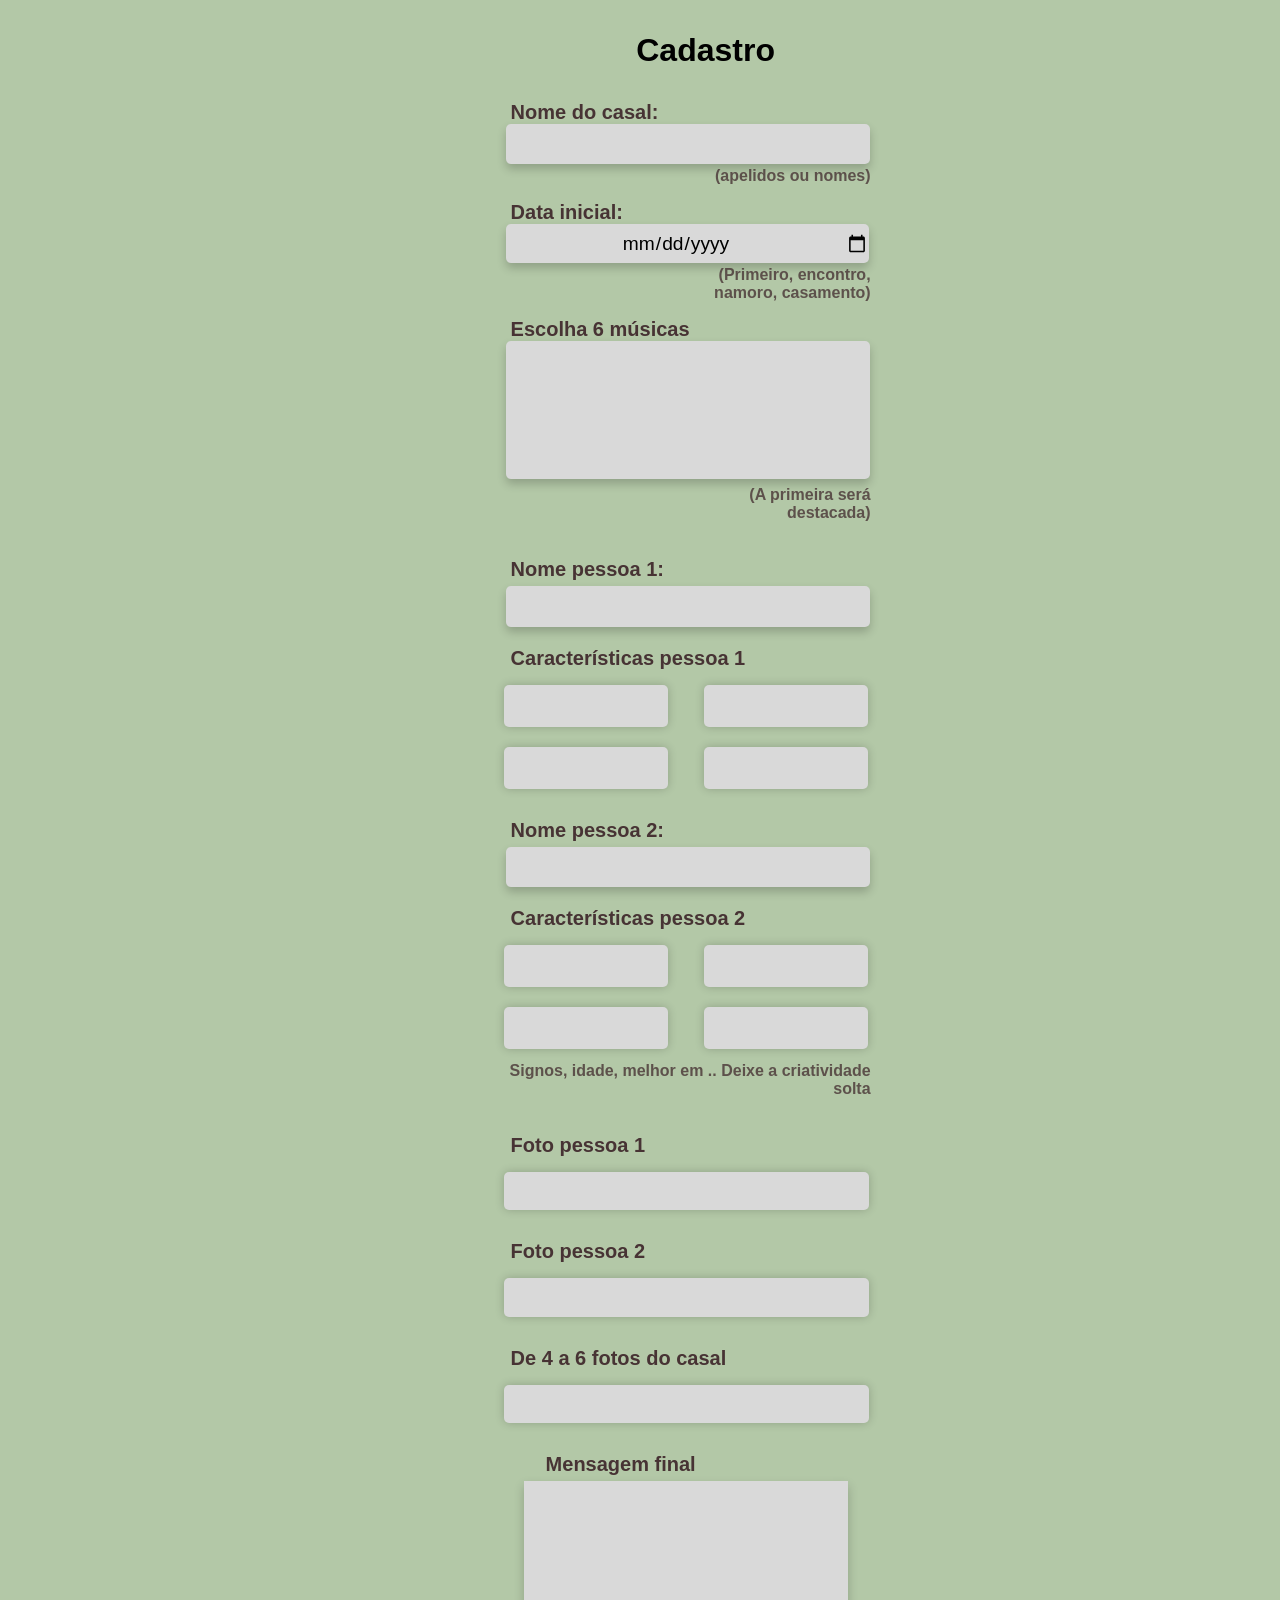
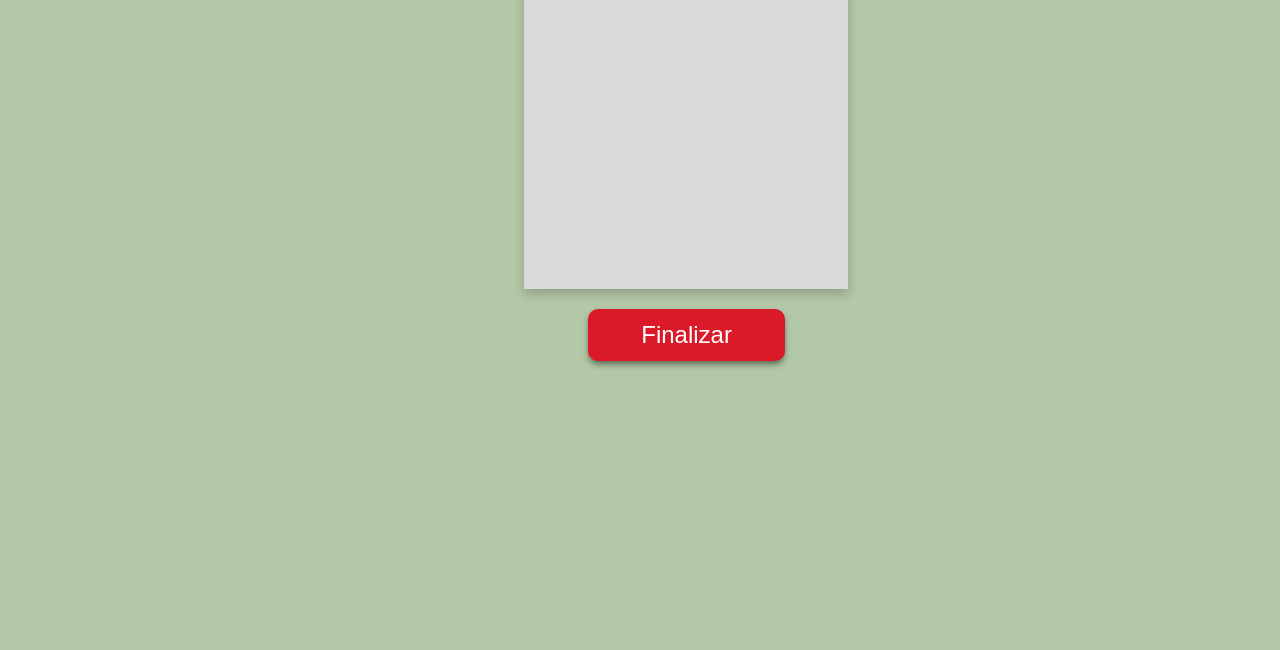
<file: love_time-cadastro/index.html>
<!DOCTYPE html>
<html lang="pt-br">
<head>
    <meta charset="UTF-8">
    <meta name="viewport" content="width=device-width, initial-scale=1.0">
    <title>Cadastro</title>
    <link rel="stylesheet" href="style.css">
</head>
<body>
    <article>
        <section class="page-container"> 
            <div class="form-container">    
                <form method="post">
                    <h1>Cadastro</h1>
                    <div class="part-one">
                        <label for="name" id="couple-name-label">Nome do casal:</label>
                        <input type="text" id="couple-name-input" name="nome" required>
                        <p>(apelidos ou nomes)</p>

                        <label for="start-date" id="data">Data inicial:</label>
                        <input type="date" id="start-date" name="Data Inicial" class="data" required>
                        <p>(Primeiro, encontro,<br> namoro, casamento)</p>

                        <label for="songs">Escolha 6 músicas</label>
                        <textarea name="musicas" rows="5" cols="30" id="music" required></textarea>
                        <p>(A primeira será <br>destacada)</p>
                    </div>

                    <label for="nameOne" id="nome1">Nome pessoa 1:</label>
                    <input type="text" id="name-one" name="nameOne" required>
                    <label for="charOne" id="char1">Características pessoa 1</label>
                    <div class="characteristics">

                        <div class="block-one">
                            <input type="text" id="char" name="charOne" required>
                            <input type="text" id="char" name="charTwo" required>
                        </div>
                        <div class="block-two">
                            <input type="text" id="char" name="charThree" required>
                            <input type="text" id="char" name="charFour" required>
                        </div>
                    </div>

                    <label for="nameOne" id="nome2">Nome pessoa 2:</label>
                    <input type="text" id="name-one" name="nameTwo" required>
                    <label for="charOne" id="char1">Características pessoa 2</label>
                    <div class="characteristics">
                        <div class="block-one">
                            <input type="text" id="char" name="charOne" required>
                            <input type="text" id="char" name="charTwo" required>
                        </div>
                        <div class="block-two">
                            <input type="text" id="char" name="charThree" required>
                            <input type="text" id="char" name="charFour" required>
                        </div>
                    </div>

                    <p>Signos, idade, melhor em .. Deixe a criatividade solta</p>

                    <!-- Uploads de imagens -->
                    <div class="images">
                        <!-- Foto pessoa 1 -->
                        <label for="foto-one">Foto pessoa 1</label>
                        <input type="file" id="foto-one" name="foto-one" accept="image/*" required>
                        <div id="preview-foto-one-container"></div> <!-- Container da pré-visualização -->

                        <!-- Foto pessoa 2 -->
                        <label for="foto-two">Foto pessoa 2</label>
                        <input type="file" id="foto-two" name="foto-two" accept="image/*" required>
                        <div id="preview-foto-two-container"></div> <!-- Container da pré-visualização -->

                        <!-- Fotos do casal -->
                        <label for="couple-fotos">De 4 a 6 fotos do casal</label>
                        <input type="file" id="couple-fotos" name="couple-fotos" accept="image/*" multiple required>
                        <div id="preview-couple-container"></div> <!-- Container para as miniaturas das imagens -->
                    </div>
            
                    <h3>Mensagem final</h3>
                    <textarea name="mensagem" rows="50" cols="300" id="final-message" style="resize: none;"></textarea>

                    <button id="submit" type="submit">Finalizar</button>
                </form>
            </div>
        </section>
    </article>

    <script src="script.js"></script>
</body>
</html>
</file>
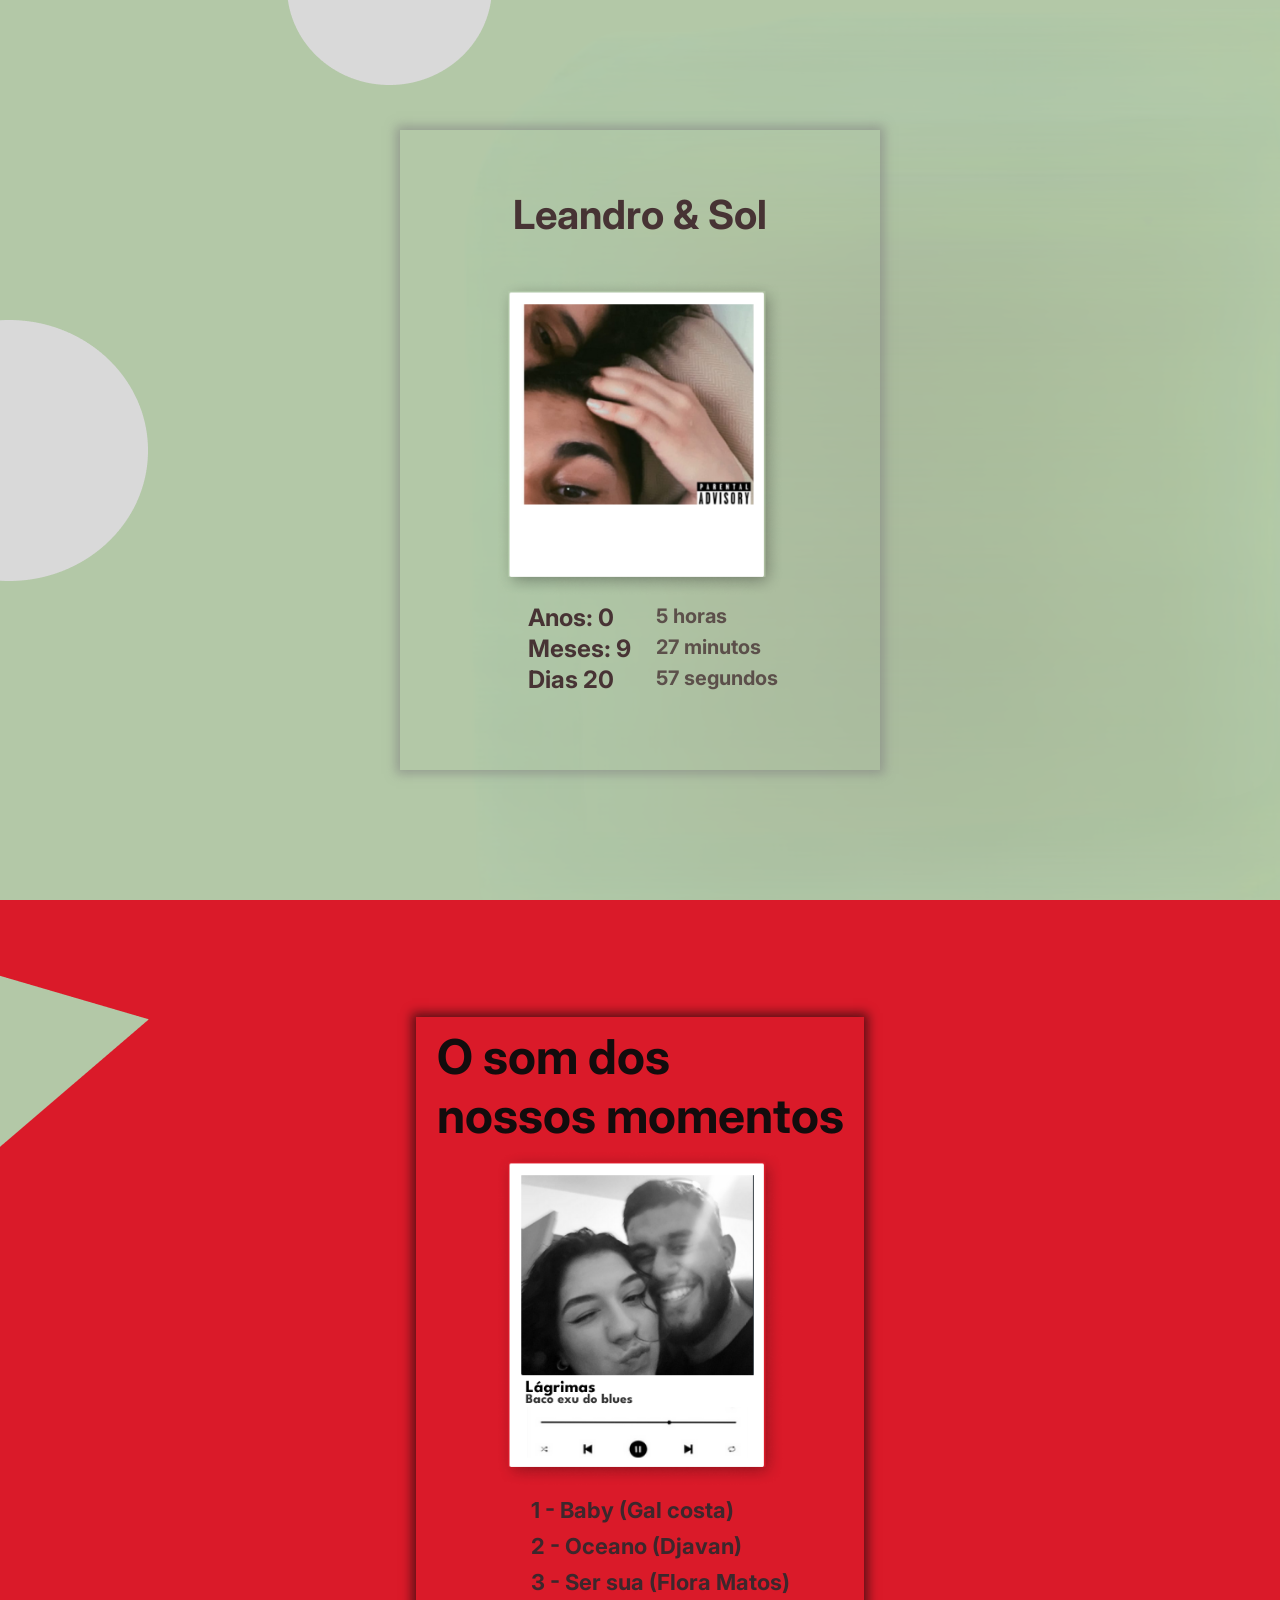
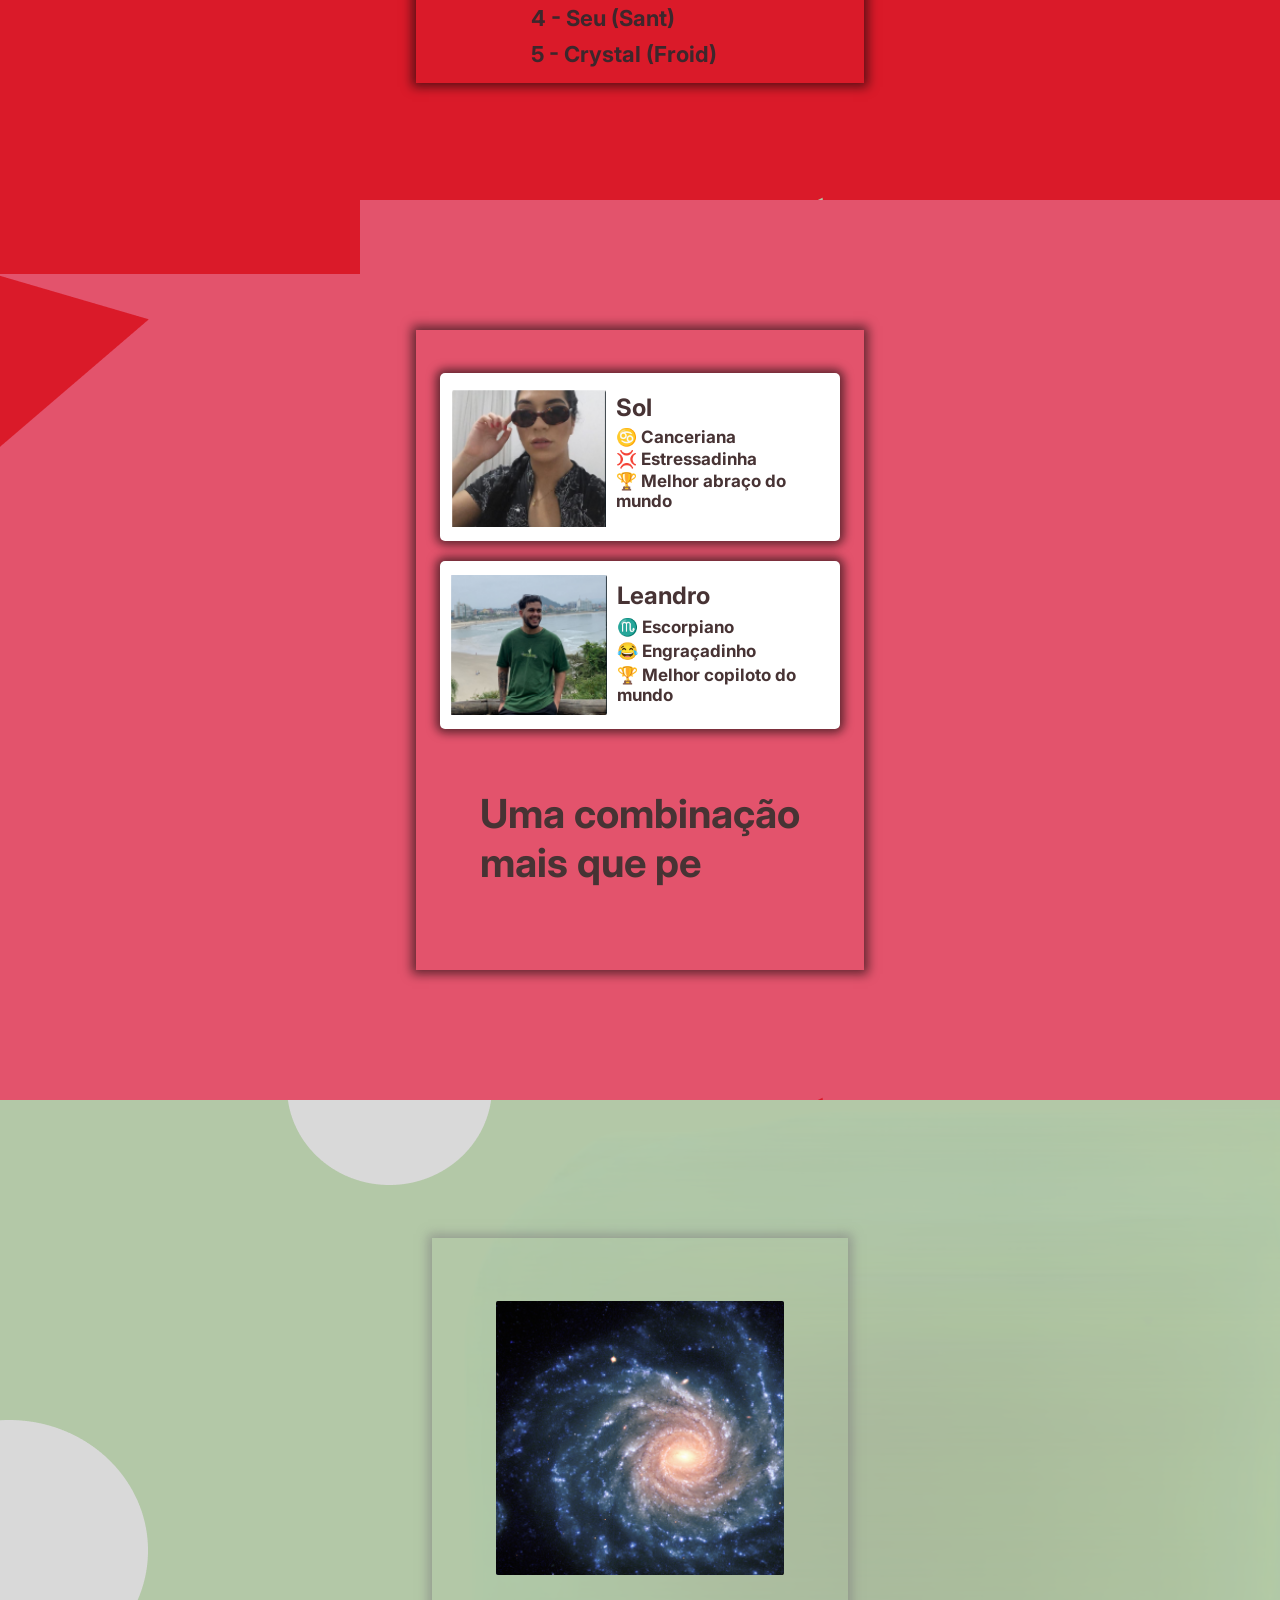
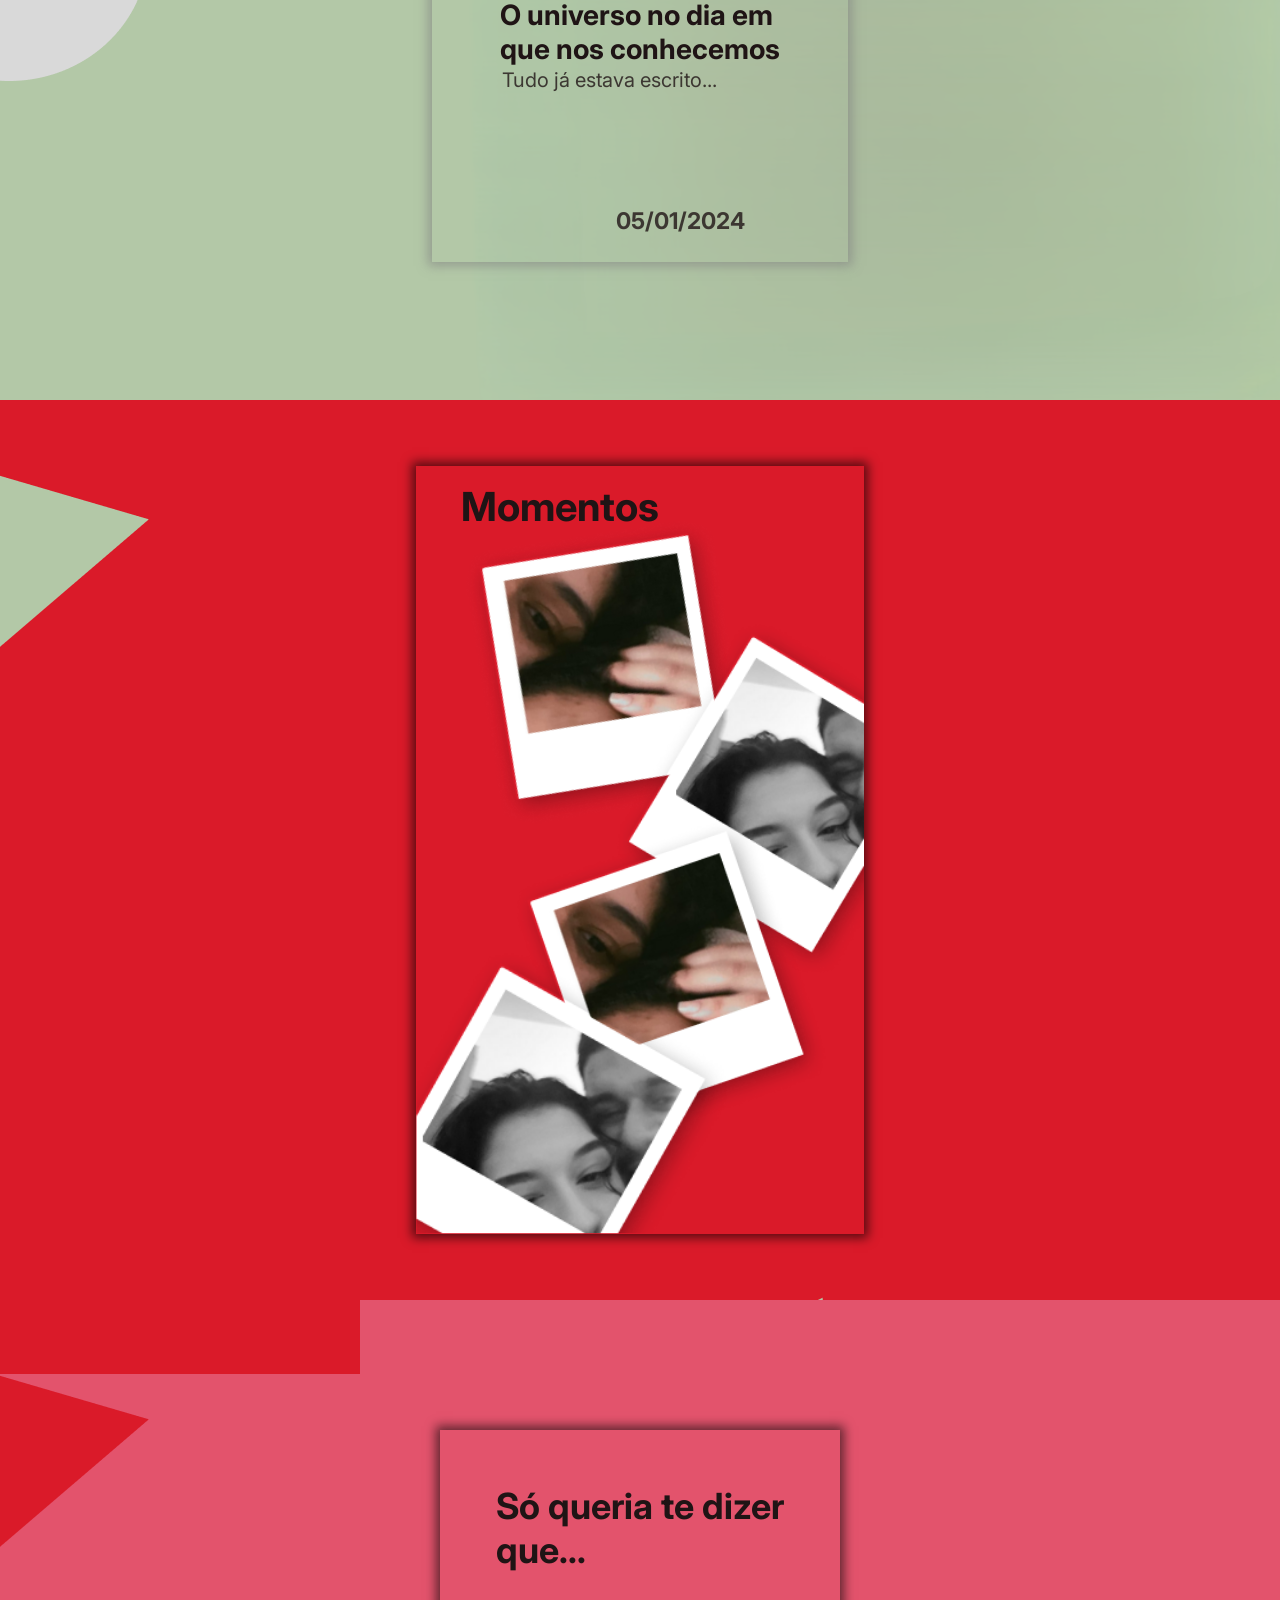
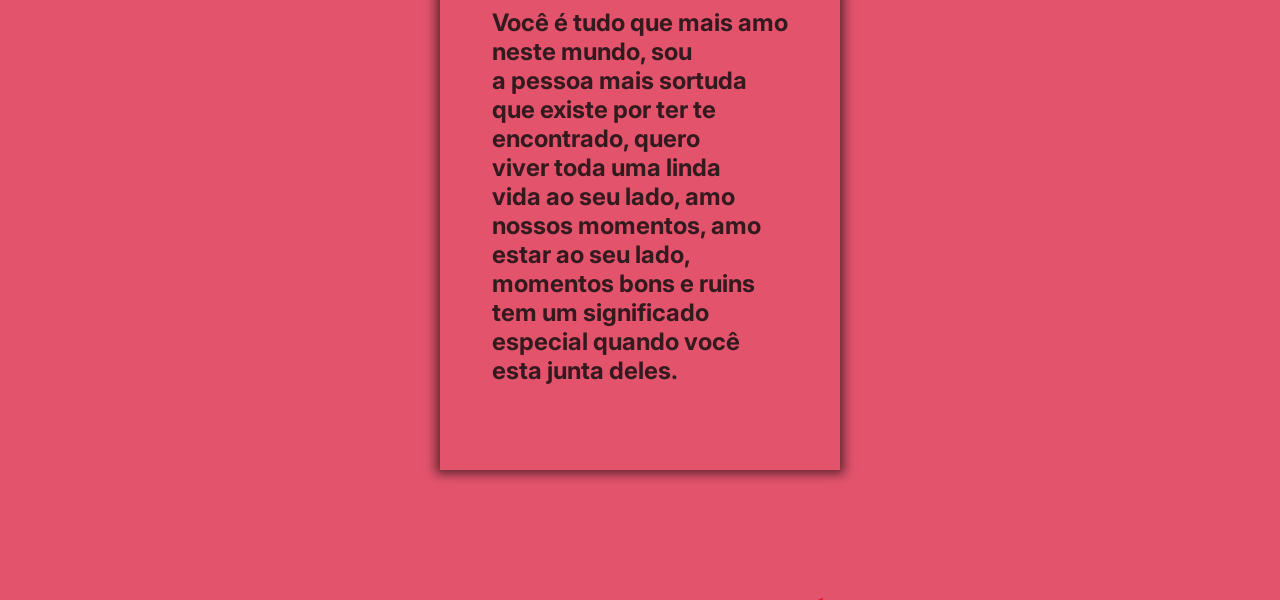
<file: love_time-pagina_inicial/index.html>
<!DOCTYPE html>
<html lang="pt-br">
<head>
    <meta charset="UTF-8">
    <meta name="viewport" content="width=device-width, initial-scale=1.0">
    <title>Home</title>
    <link rel="stylesheet" href="style.css">
    <link href="https://fonts.googleapis.com/css2?family=Inter:ital,opsz,wght@0,14..32,100..900;1,14..32,100..900&display=swap" rel="stylesheet">
    <script src="main.js"></script>

</head>
<body>
    <article>
            <section class="page-one"> 
                <div class="container">
                    <h1>Leandro
                    & Sol</h1>
                    <img src="./assets/Polaroid.png" alt="Foto polaroid Leandro & Sol">
                    <div id="mainInfo">
                        <div class="legDate">
                            <h2>Anos: 0</h2>
                            <h2>Meses: 9</h2>
                            <h2>Dias 20</h2>

                        </div>
                        <div class="legTime">
                            <p>5 horas</p>
                            <p>27 minutos</p>
                            <p> 57 segundos</p>
                        </div>
                    </div>
                </div>
            </section>


            <section class="page-two">
                <div class="container-two">
                    <h1>O som dos  <br>nossos momentos</h1>
                    <img src="./assets/MUSIC CARD.png" alt="Card de musica">
                    <div class="music">
                        <ul>
                            <li>1 - Baby (Gal costa)</li>
                            <li>2 - Oceano (Djavan)</li>
                            <li>3 - Ser sua (Flora Matos)</li>
                            <li>4 - Seu (Sant)</li>
                            <li>5 - Crystal (Froid)</li>
                        </ul>
                    </div>
                </div>
            </section>

            <section class="page-three">
                <div class="container-three">
                    <div class="block-one">
                        <img src="./assets/Frame 1.png" alt="Foto da Sol">
                        <div class="texts">
                            <h2>Sol</h2>
                            <p>♋ Canceriana</p>
                            <p>💢 Estressadinha</p>
                            <p>🏆 Melhor abraço do 
                                mundo</p>
                        </div>
                    
                    </div>

                    <div class="block-two">
                        <img src="./assets/Frame 2.png" alt="Foto do Leandro">
                        <div class="texts">
                            <h2>Leandro</h2>
                            <p>♏ Escorpiano</p>
                            <p>😂 Engraçadinho</p>
                            <p>🏆 Melhor copiloto 
                                do mundo</p>
                        </div>
                    </div>
                    <h1 id="text">Uma combinação <br>mais que perfeita</h1>
            </section>

            <section class="page-four">
                <div class="container-four">
                    <img src="./assets/Universo.png" alt="Foto do Leandro">
                    <h2>O universo no dia em <br>que nos conhecemos</h2>
                    <p>Tudo já estava escrito...</p>
                    <div class="date-page-four">
                        <p>05/01/2024</p>
                    </div>
                </div>

                </div>
            </section>

            <section class="page-five">

                <div class="container-five">
                    <h1>Momentos</h1>
                    <img src="./assets/PolaroidUm.png" alt="Foto do casal - 1" id="foto-one">
                    <img src="./assets/PolaroidDois.png" alt="Foto do casal - 2" id="foto-two">
                    <img src="./assets/PolaroidTres.png" alt="Foto do casal - 3" id="foto-three">
                    <img src="./assets/PolaroidQuatro.png" alt="Foto do casal - 4 " id="foto-four">
                </div>
            </section>

            <section class="page-six">
                <div class="container-six">
                    <h1>Só queria te dizer <br> que...</h1>
                    <p>Você é tudo que mais amo <br>neste mundo, sou <br>a pessoa mais sortuda <br>que existe por ter te <br>encontrado, quero <br>viver toda uma linda <br>vida ao seu lado, amo <br>nossos momentos, amo <br>estar ao seu lado, <br>momentos bons e ruins <br>tem um significado <br>especial quando você <br>esta junta deles.</p>
                </div>

            </section>

    </article>

    
</body>
</html>
</file>
<file: love_time-cadastro/style.css>
body, html {
    margin: 0;
    padding: 0;
}
input[type="file"] {
    position: relative;
    width: 100%; /* Mantém a largura */
    height: 2em; /* Mantém a altura */
    cursor: pointer;
    text-indent: -9999px; /* Move o texto do nome do arquivo para fora da área visível */
}
@media screen and (max-width: 380px) {
    .page-container {
        width: 100vw;
        min-height: 250vh;
        margin: 0 auto;
        background-image: url("./assets/Tela\ cadastro\ 5.png");
        background-size: cover;
        display: flex;
        flex-direction: column;
    }

    .form-container {
        height: 100%;
        width: 21%;
        align-items: center;
    }

    .page-container h1 {
        font-family: 'Inter', sans-serif;
        font-size: 2em;
        color: #000000;
        text-align: center;
    }

    .page-container form {
        width: 25em;
        display: flex;
        flex-direction: column;
        justify-content: center;
    }

    .page-container form label {
        font-family: 'Inter', sans-serif;
        font-size: 20px;
        color: rgba(71, 51, 52, 1);
        font-weight: 700;
        margin: 5px;
        margin-left: 20px;
        margin-top: 1em;
    }

    .data {
        height: 2em;
        width: 90.5%;
        font-family: 'Inter', sans-serif;   
        font-size: 1.2em;
        color: #000000;
        text-align: center;
        align-self: center;
        margin-right: auto;
        border: none;
        background-color: #D9D9D9;
        outline: none;
        box-shadow: 0 5px 10px rgba(0, 0, 0, 0.2);
        border-radius: 5px;
        margin-left: 0.4rem;
    }

    #couple-name-input {
        height: 2em;
        width: 90%;
        font-family: 'Inter', sans-serif;
        font-size: 1.2em;
        color: #000000;
        text-align: center;
        align-self: center;
        margin-right: auto;
        border: none;
        background-color: #D9D9D9;
        outline: none;
        box-shadow: 0 5px 10px rgba(0, 0, 0, 0.2);
        border-radius: 5px;
        margin-left: 0.4rem;

    }

    .page-container form p {
        font-family: 'Inter', sans-serif;
        font-size: 16px;
        color: #000000;
        text-align: end;
        margin-right: 35px;
        color: rgba(71, 51, 52, 0.8);
        font-weight: 700;
        margin-top: 3px;
    }

    #music {
        height: 7em;
        width: 88.7%;
        font-family: 'Inter', sans-serif;
        font-size: 1.2em;
        color: #000000;
        text-align: center;
        align-self: center;
        border: none;
        background-color: #D9D9D9;
        outline: none;
        box-shadow: 0 5px 10px rgba(0, 0, 0, 0.2);
        border-radius: 5px;
        margin: 0.5rem;
        resize: none;

    }

    .page-container form textarea::placeholder {
        color: #473334;
        text-align: start;
        font-size: 14px;
        font-weight: 700;
        padding: 5px;
    }   

    #name-one {
        height: 2em;
        width: 89%;
        font-family: 'Inter', sans-serif;
        font-size: 1.2em;
        color: #000000;
        text-align: center;
        align-self: center;
        margin-right: auto;
        border: none;
        background-color: #D9D9D9;
        outline: none;
        box-shadow: 0 5px 10px rgba(0, 0, 0, 0.2);
        border-radius: 5px;
        margin-left: 0.5rem;
    }

    


    .characteristics {
        width: 100%;
        display: flex;
        flex-direction: row;
    }

    .characteristics input {
        height: 2.5rem;
        font-family: 'Inter', sans-serif;
        font-size: 1rem;
        color: #000000;
        text-align: center;
        align-self: center;
        border: none;
        background-color: #D9D9D9;
        outline: none;
        border-radius: 5px;
        box-shadow: 0 0 10px rgba(0, 0, 0, 0.2);
        margin: 10px;
        position: relative;
        width:77%;
        right: 0.1rem;
        
    }
    

    .images {
        width: 100%;
        display: flex;
        flex-direction: column;
    }

    #foto {
        height: 2em;
        width: 87%;
        font-family: 'Inter', sans-serif;
        font-size: 1.2em;
        color: black;
        border: none;
        background-color: #D9D9D9;
        outline: none;
        border-radius: 5px;
        box-shadow: 0 0 10px rgba(0, 0, 0, 0.2);
        margin: 10px;
        padding: 5px;
        position: relative;
    }

    .images label {
        font-family: 'Inter', sans-serif;
        font-size: 20px;
        color: rgba(71, 51, 52, 1);
        font-weight: 700;
        margin: 5px;
        margin-top: 1em;
    }
    
    .images input {
        height: 2em;
        width: 87%;
        font-family: 'Inter', sans-serif;
        font-size: 1.2em;
        color: black;
        border: none;
        background-color: #D9D9D9;
        outline: none;
        border-radius: 5px;
        box-shadow: 0 0 10px rgba(0, 0, 0, 0.2);
        margin: 10px;
        padding: 5px;
        position: relative;
    }  


    h3{
        font-family: 'Inter', sans-serif;
        font-size: 20px;
        color: rgba(71, 51, 52, 1);
        font-weight: 700;
        margin: 5px;
        margin-top: 1em;
        margin-left: 1.5rem;
    }

    
    /* Estilos para centralizar as imagens */
    .image-preview {
        width: 100px;
        height: 100px;
        object-fit: cover;
        margin: 10px;
        border: 1px solid #ccc;
        cursor: pointer;
    }
    
    #preview-foto-one-container, #preview-foto-two-container {
        display: flex;
        justify-content: center; /* Centraliza as imagens únicas */
        align-items: center;
    }
    
    #preview-couple-container {
        display: flex;
        justify-content: center; /* Centraliza as imagens múltiplas */
        align-items: center;
        gap: 10px;
        flex-wrap: wrap; /* Para que as imagens múltiplas fiquem em várias linhas, se necessário */
    }
    
    #preview-couple-container img {
        width: 100px;
        height: 100px;
        object-fit: cover;
        border: 1px solid #ccc;
        cursor: pointer;
    }
    
    #preview-couple-container {
        display: flex;
        gap: 10px;
        flex-wrap: wrap;
    }
    


    #final-message {
        width: 80%;
        height: 404px;
        font-family: 'Inter', sans-serif;
        font-size: 1.2em;
        color: #000000;
        text-align: center;
        align-self: center;
        border: none;
        background-color: #D9D9D9;
        outline: none;
        box-shadow: 0 5px 10px rgba(0, 0, 0, 0.2);
        text-align: start;
        margin-bottom: 10px;
        margin-right: 1.5rem;
    }

    #submit {
        height: 52px;
        width: 197px;
        font-family: 'Inter', sans-serif;
        font-size: 24px;
        color: rgba(255, 255, 255, 1);
        text-align: center;
        align-self: center;
        border: none;
        background-color: rgba(218, 26, 41, 1);
        outline: none;
        border-radius: 10px;        
        box-shadow: 0 4px 6px -1px rgba(0, 0, 0, 0.5); 
        margin: 10px;
        resize: none;
    }
        
    #submit:hover {
        background-color: rgb(112, 10, 19);

    }
    
}

@media screen and (min-width: 390px) and (max-width: 900px) {
    .page-container {
        width: 100vw;
        min-height: 250vh;
        margin: 0 auto;
        background-image: url("./assets/Tela\ cadastro\ 5.png");
        background-size: cover;
        display: flex;
        flex-direction: column;
        overflow: hidden;
    }

    .form-container {
        height: 100%;
        width: 21%;
        align-items: center;
    }

    .page-container h1 {
        font-family: 'Inter', sans-serif;
        font-size: 2em;
        color: #000000;
        text-align: center;
    }

    .page-container form {
        width: 25em;
        display: flex;
        flex-direction: column;
        justify-content: center;
    }

    .page-container form label {
        font-family: 'Inter', sans-serif;
        font-size: 20px;
        color: rgba(71, 51, 52, 1);
        font-weight: 700;
        margin: 5px;
        margin-left: 20px;
        margin-top: 1em;
    }

    .data {
        height: 2em;
        width: 90.5%;
        font-family: 'Inter', sans-serif;   
        font-size: 1.2em;
        color: #000000;
        text-align: center;
        align-self: center;
        margin-right: auto;
        border: none;
        background-color: #D9D9D9;
        outline: none;
        box-shadow: 0 5px 10px rgba(0, 0, 0, 0.2);
        border-radius: 5px;
        margin-left: 20px;
    }

    #couple-name-input {
        height: 2em;
        width: 90%;
        font-family: 'Inter', sans-serif;
        font-size: 1.2em;
        color: #000000;
        text-align: center;
        align-self: center;
        margin-right: auto;
        border: none;
        background-color: #D9D9D9;
        outline: none;
        box-shadow: 0 5px 10px rgba(0, 0, 0, 0.2);
        border-radius: 5px;
        margin-left: 20px;
    }

    .page-container form p {
        font-family: 'Inter', sans-serif;
        font-size: 16px;
        color: #000000;
        text-align: end;
        margin-right: 35px;
        color: rgba(71, 51, 52, 0.8);
        font-weight: 700;
        margin-top: 3px;
    }

    #music {
        height: 7em;
        width: 90%;
        font-family: 'Inter', sans-serif;
        font-size: 1.2em;
        color: #000000;
        text-align: center;
        align-self: center;
        border: none;
        background-color: #D9D9D9;
        outline: none;
        box-shadow: 0 5px 10px rgba(0, 0, 0, 0.2);
        border-radius: 5px;
        margin-left: 20px;

    }

    .page-container form textarea::placeholder {
        color: #473334;
        text-align: start;
        font-size: 14px;
        font-weight: 700;
        padding: 5px;
    }   

    #name-one {
        height: 2em;
        width: 90%;
        font-family: 'Inter', sans-serif;
        font-size: 1.2em;
        color: #000000;
        text-align: center;
        align-self: center;
        margin-right: auto;
        border: none;
        background-color: #D9D9D9;
        outline: none;
        box-shadow: 0 5px 10px rgba(0, 0, 0, 0.2);
        border-radius: 5px;
        margin-left: 20px;
    }

    

    .characteristics {
        width: 100%;
        display: flex;
        flex-direction: row;
    }

    .characteristics input {
        height: 2.5rem;
        font-family: 'Inter', sans-serif;
        font-size: 1rem;
        color: #000000;
        text-align: center;
        align-self: center;
        border: none;
        background-color: #D9D9D9;
        outline: none;
        border-radius: 5px;
        box-shadow: 0 0 10px rgba(0, 0, 0, 0.2);
        margin: 10px;
        position: relative;
        width:80%;
        left: 0.7rem;
        
    }

    

    .images {
        width: 100%;
        display: flex;
        flex-direction: column;
    }

    #foto {
        height: 2em;
        width: 88%;
        font-family: 'Inter', sans-serif;
        font-size: 1.2em;
        color: black;
        border: none;
        background-color: #D9D9D9;
        outline: none;
        border-radius: 5px;
        box-shadow: 0 0 10px rgba(0, 0, 0, 0.2);
        margin: 10px;
        padding: 5px;
        position: relative;
        right: 20px;
    }

    .images label {
        font-family: 'Inter', sans-serif;
        font-size: 20px;
        color: rgba(71, 51, 52, 1);
        font-weight: 700;
        margin: 5px;
        margin-top: 1em;
    }

    .images input {
        height: 2em;
        font-family: 'Inter', sans-serif;
        font-size: 1.2em;
        color: #000000;
        text-align: center;
        align-self: center;
        border: none;
        background-color: #D9D9D9;
        outline: none;
        border-radius: 5px;
        box-shadow: 0 0 10px rgba(0, 0, 0, 0.2);
        margin: 10px;
        margin-right: 2.5em;
        width: 19em;
    }  
    /* Estilos para centralizar as imagens */
    .image-preview {
        width: 100px;
        height: 100px;
        object-fit: cover;
        margin: 10px;
        border: 1px solid #ccc;
        cursor: pointer;
    }
    
    #preview-foto-one-container, #preview-foto-two-container {
        display: flex;
        justify-content: center; /* Centraliza as imagens únicas */
        align-items: center;
    }
    
    #preview-couple-container {
        display: flex;
        justify-content: center; /* Centraliza as imagens múltiplas */
        align-items: center;
        gap: 10px;
        flex-wrap: wrap; /* Para que as imagens múltiplas fiquem em várias linhas, se necessário */
    }
    
    #preview-couple-container img {
        width: 100px;
        height: 100px;
        object-fit: cover;
        border: 1px solid #ccc;
        cursor: pointer;
    }
    
    #preview-couple-container {
        display: flex;
        gap: 10px;
        flex-wrap: wrap;
    }
    
    #foto {
        height: 2em;
        width: 88%;
        font-family: 'Inter', sans-serif;
        font-size: 1.2em;
        color: black;
        border: none;
        background-color: #D9D9D9;
        outline: none;
        border-radius: 5px;
        box-shadow: 0 0 10px rgba(0, 0, 0, 0.2);
        margin: 10px;
        padding: 5px;
        position: relative;
    }

    .images label {
        font-family: 'Inter', sans-serif;
        font-size: 20px;
        color: rgba(71, 51, 52, 1);
        font-weight: 700;
        margin: 5px;
        margin-top: 1em;
    }

    .images input {
        height: 2em;
        font-family: 'Inter', sans-serif;
        font-size: 1.2em;
        color: #000000;
        text-align: center;
        align-self: center;
        border: none;
        background-color: #D9D9D9;
        outline: none;
        border-radius: 5px;
        box-shadow: 0 0 10px rgba(0, 0, 0, 0.2);
        margin: 10px;
    }

    h3{
        font-family: 'Inter', sans-serif;
        font-size: 20px;
        color: rgba(71, 51, 52, 1);
        font-weight: 700;
        margin: 5px;
        margin-top: 1em;
        margin-left: 2em;
    }

    #final-message {
        width: 80%;
        height: 404px;
        font-family: 'Inter', sans-serif;
        font-size: 1.2em;
        color: #000000;
        text-align: center;
        align-self: center;
        border: none;
        background-color: #D9D9D9;
        outline: none;
        box-shadow: 0 5px 10px rgba(0, 0, 0, 0.2);
        text-align: start;
        margin-bottom: 10px;
    }

    #submit {
        height: 52px;
        width: 197px;
        font-family: 'Inter', sans-serif;
        font-size: 24px;
        color: rgba(255, 255, 255, 1);
        text-align: center;
        align-self: center;
        border: none;
        background-color: rgba(218, 26, 41, 1);
        outline: none;
        border-radius: 10px;        
        box-shadow: 0 4px 6px -1px rgba(0, 0, 0, 0.5); 
        margin: 10px;
        resize: none;
    }
        
    #submit:hover {
        background-color: rgb(112, 10, 19);
    }



}


@media screen and (min-width: 900px) {
    .page-container {
        width: 100vw;
        min-height: 250vh;
        margin: 0 auto;
        background-image: url("./assets/Tela\ cadastro\ 5.png");
        background-size: cover;
        display: flex;
        flex-direction: column;
        align-items: center;
    }

    .form-container {
        height: 100%;
        width: 21%;
    }

    .page-container h1 {
        font-family: 'Inter', sans-serif;
        font-size: 2em;
        color: #000000;
        text-align: center;
    }

    .page-container form {
        width: 25em;
        display: flex;
        flex-direction: column;
        justify-content: center;
    }
    
    .page-container form label {
        font-family: 'Inter', sans-serif;
        font-size: 20px;
        color: rgba(71, 51, 52, 1);
        font-weight: 700;
        margin: 5px;
        margin-left: 5px;
        margin-top: 1em;
    }

    .data {
        height: 2em;
        width: 90.5%;
        font-family: 'Inter', sans-serif;   
        font-size: 1.2em;
        color: #000000;
        text-align: center;
        align-self: center;
        margin-right: auto;
        border: none;
        background-color: #D9D9D9;
        outline: none;
        box-shadow: 0 5px 10px rgba(0, 0, 0, 0.2);
        border-radius: 5px;
    }

    #couple-name-input {
        height: 2em;
        width: 90%;
        font-family: 'Inter', sans-serif;
        font-size: 1.2em;
        color: #000000;
        text-align: center;
        align-self: center;
        margin-right: auto;
        border: none;
        background-color: #D9D9D9;
        outline: none;
        box-shadow: 0 5px 10px rgba(0, 0, 0, 0.2);
        border-radius: 5px;
    }

    .page-container form p {
        font-family: 'Inter', sans-serif;
        font-size: 16px;
        color: #000000;
        text-align: end;
        margin-right: 35px;
        color: rgba(71, 51, 52, 0.8);
        font-weight: 700;
        margin-top: 3px;
    }

    #music {
        height: 7em;
        width: 90%;
        font-family: 'Inter', sans-serif;
        font-size: 1.2em;
        color: #000000;
        text-align: center;
        align-self: center;
        border: none;
        background-color: #D9D9D9;
        outline: none;
        box-shadow: 0 5px 10px rgba(0, 0, 0, 0.2);
        border-radius: 5px;
        resize: none;

    }

    .page-container form textarea::placeholder {
        color: #473334;
        text-align: start;
        font-size: 14px;
        font-weight: 700;
        padding: 5px;
    }   

    #name-one {
        height: 2em;
        width: 90%;
        font-family: 'Inter', sans-serif;
        font-size: 1.2em;
        color: #000000;
        text-align: center;
        align-self: center;
        margin-right: auto;
        border: none;
        background-color: #D9D9D9;
        outline: none;
        box-shadow: 0 5px 10px rgba(0, 0, 0, 0.2);
        border-radius: 5px;
    }

    

    .characteristics {
        width: 100%;
        display: flex;
        flex-direction: row;
    }

    .characteristics input {
        height: 2.5rem;
        font-family: 'Inter', sans-serif;
        font-size: 1rem;
        color: #000000;
        text-align: center;
        align-self: center;
        border: none;
        background-color: #D9D9D9;
        outline: none;
        border-radius: 5px;
        box-shadow: 0 0 10px rgba(0, 0, 0, 0.2);
        margin: 10px;
        position: relative;
        width:80%;
        right: 0.7rem;
        
    }

    

    .images {
        width: 100%;
        display: flex;
        flex-direction: column;
    }

    #foto {
        height: 2em;
        width: 88%;
        font-family: 'Inter', sans-serif;
        font-size: 1.2em;
        color: black;
        border: none;
        background-color: #D9D9D9;
        outline: none;
        border-radius: 5px;
        box-shadow: 0 0 10px rgba(0, 0, 0, 0.2);
        margin: 10px;
        padding: 5px;
        position: relative;
        right: 20px;
    }

    .images label {
        font-family: 'Inter', sans-serif;
        font-size: 20px;
        color: rgba(71, 51, 52, 1);
        font-weight: 700;
        margin: 5px;
        margin-top: 1em;
    }

    .images input {
        height: 2em;
        font-family: 'Inter', sans-serif;
        font-size: 1.2em;
        color: #000000;
        text-align: center;
        align-self: center;
        border: none;
        background-color: #D9D9D9;
        outline: none;
        border-radius: 5px;
        box-shadow: 0 0 10px rgba(0, 0, 0, 0.2);
        margin: 10px;
        margin-right: 2.5em;
        width: 19em;

    }  .image-preview {
        display: none; /* Oculto até que uma imagem seja carregada */
        width: 150px;
        height: 150px;
        margin-top: 10px;
        object-fit: cover; /* Ajusta a imagem ao tamanho da caixa */
        border: 1px solid #ccc;
        border-radius: 5px;
    }

    .image-preview {
        width: 100px;
        height: 100px;
        object-fit: cover;
        margin: 10px 0;
        border: 1px solid #ccc;
    }
    
    #preview-couple-container {
        display: flex;
        gap: 10px;
        flex-wrap: wrap;
    }
    
    #preview-couple-container img {
        width: 100px;
        height: 100px;
        object-fit: cover;
        border: 1px solid #ccc;
    }
    h3{
        font-family: 'Inter', sans-serif;
        font-size: 20px;
        color: rgba(71, 51, 52, 1);
        font-weight: 700;
        margin: 5px;
        margin-top: 1em;
        margin-left: 2em;
    }

    #final-message {
        width: 80%;
        height: 404px;
        font-family: 'Inter', sans-serif;
        font-size: 1.2em;
        color: #000000;
        text-align: center;
        align-self: center;
        border: none;
        background-color: #D9D9D9;
        outline: none;
        box-shadow: 0 5px 10px rgba(0, 0, 0, 0.2);
        text-align: start;
        margin-bottom: 10px;
        margin-right: 40px;
    }

    #submit {
        height: 52px;
        width: 197px;
        font-family: 'Inter', sans-serif;
        font-size: 24px;
        color: rgba(255, 255, 255, 1);
        text-align: center;
        align-self: center;
        border: none;
        background-color: rgba(218, 26, 41, 1);
        outline: none;
        border-radius: 10px;        
        box-shadow: 0 4px 6px -1px rgba(0, 0, 0, 0.5); 
        margin: 10px;
        resize: none;
        margin-right: 2em;
    }
        
    #submit:hover {
        background-color: rgb(112, 10, 19);
    }


}
</file>
<file: love_time-pagina_inicial/style.css>
body {

    margin: 0;
    padding: 0;
    font-family: "Inter", sans-serif;
    color: #473334;
    white-space: nowrap;
    overflow-x: hidden;
    width: 100%;

}

@media screen and (max-height: 843px) {
    

    .container {
        display: flex;
        margin-left: auto;
        margin-right: auto;
        align-items: flex-start;
        align-items: center;
        justify-content: center;
        flex-direction: column;
        background-color: rgba(179,200,167,255);
        height: 100vh;
        
    }
    h1 {
        margin-top: 1em;
        font-size: 30px;
    }

    img {
        width: 15em;
        margin-bottom: 2em;

    }

    #mainInfo {
        display: flex;
        flex-direction: row;
        align-items: center;
        gap: 5px;
    }
    .legTime {	    
        display: flex;
        flex-direction: column;
        align-items: flex-start;
        justify-content: center;
        margin-top: 5px;
        margin-right: 5px;
        color: #473334CC;
        white-space: nowrap;
    }

    .legTime p {
        margin-top: 2px;
        margin-bottom: 5px;
        font-weight: bold;
        margin-left:10px;
    }

    /*data*/
    .legDate {
        display: flex;
        flex-direction: column;
        margin-left: 20px;
        width: 50%;
        
    }

    .legDate h2 {
        margin-top: 0px;
        margin-bottom: 0px;
    }


    
/*	Section Page 2 - Mobile */

    .page-two {
        width: 100vw;
        height: 100vh;
        background-color: #da1a29;
        display: flex;
        flex-direction: column;
        align-items: center;
        justify-content: center;
        font-family: "Inter", sans-serif;
    }
    .page2 h1 {
        font-size: 30px;
        color: #251717;
        font-weight: bold;
    }

    .geral2 img{
        margin-left: auto;
        margin-right: auto;
    }

    .music {
        display: flex;
        flex-direction: column;
        justify-content: center;
        align-items: flex-start;
    }
    .music ul {
        list-style-type: none;
        display: flex;
        flex-direction: column;
        gap: 10px;

    }

    .music ul li {
        font-size: 16px;
        color: #1D191A;
        font-weight: bold;
        margin-right: auto;

    }   

    /*	Section Page 3 - Mobile */

    .page-three {
        display: flex;
        flex-direction: column;
        justify-content: center;
        align-items: center;
        width: 100vw;
        height: 100vh;
        background-color: #e3536c;
        padding: 10px;
    }

    .page-three h2 {
        margin-top: -6px; /* Mover o h2 mais para cima */
        margin-bottom: 5px;
    }
    
    .page-three p {
        margin-top: -10px; /* Mover o p mais para cima */
        margin-bottom: 0;
    }

    .block-one, .block-two {
        display: flex;
        flex-direction: row; 
        gap: 10px;
        background-color: #FFFFFF;
        border-radius: 5px;
        width: 95%; 
        height: auto;
        white-space: wrap;
        box-shadow: 0px 0px 10px 4px rgba(8, 8, 8, 0.6);
        margin-bottom: 20px;
    }
    .block-one .texts, .block-two .texts {
        display: flex;
        flex-direction: column;
        justify-content: center;
    }

    .block-one img, .block-two img {
        margin-left: 10px;
        width: 8em; 
        padding-top: 5px;
        padding-bottom: 5px;
    }

    .block-one p, .block-two p {
        margin-top: 0;
        margin-bottom: 2px;
        font-weight: bold;
        font-size: 14px; 
    }

    .page-three h1 {
        font-size: 2em; 
        color: #1F1415;
        white-space: wrap;
        margin-bottom: 10px;
    }

    .block-one img, .block-two img{
        transform: translateY(15px)
    }

    #text{
        font-size: 40px;
    }

    /* pagina 4 - Mobile */
    .page-four {
        height: 100vh;
        min-width: 100vw;
        background-color: rgba(179,200,167,255);

        display: flex;
        flex-direction: column;
        align-items: center;
        justify-content: center;
        font-family: "Inter", sans-serif;
    }

    .container-four{
        display: flex;
        flex-direction: column;
        justify-content: center;
    }

    .page-four img{
        margin-left: auto;
        margin-right: auto;

    }

    .page-four h2 {
        margin-left: auto;
        margin-right: auto;
        margin-bottom: 4px;
        font-size: 22px;
        font-weight: bold;
        color: #1F1415;
    }

    .container-four p {
        margin-left: 0.5em;
        color: #1F1415CC ;
        margin-top: 0;
        margin-bottom: 0;
        font-weight: 700;
    }

    .date-page-four {
        display: flex;
        flex-direction: column;
        margin-left: auto;
        margin-right: auto;
        margin-bottom: 5px;

    }

    .date-page-four p {
        transform: translateY(1em);
        margin-left: 90px;
        margin-top: 9em;
        margin-bottom: 5px;
        font-weight: bold;
        font-size: 18px;
    } 



    /* page 5 - Mobile */

    .page-five {
        height: 100vh;
        width: 100vw;
        background-color: #da1a29;
        display: flex;
        flex-direction: column;
        font-family: "Inter", sans-serif;
        margin: 0; 
        padding: 0; 
        clear: both;
        overflow: hidden;
        justify-content: flex-end;
        align-items: center;
    }

    .container-five h1 {
        font-size: 2.5em;
        color: #1F1415;
        font-weight: bold;
        white-space: wrap;
        text-align: flex-start;
        margin-right: 1em;
        margin-bottom: 8rem;
    }

 
    
    .container-five {
        display: flex;
        flex-direction: column; 
        align-items: flex-end; 
        justify-content: flex-end;
        max-height: 100vh;
    }
    
    .container-five img {   
        
        margin: 0; 
        object-fit: cover; 
        margin-bottom: 0;
        margin-top: -8em;
        align-items: flex-end;
        align-items: flex-end; /* Centraliza as imagens horizontalmente */
        justify-content: flex-end;

    }
    
    #foto-one {
        width: 14rem;
        transform: translateX(1em);

    }
    
    #foto-two {
        transform: translateX(4.5rem);
        width: 12rem;
    }
    
    #foto-three {
        
        transform: translateX(2em) rotate(10deg);
        width: 16rem;
    }
    
    #foto-four {
        width: 15rem;
        transform: translateX(-5em);
    }

    /*page 6 Mobile */

    .page-six {
        height: 100vh;
        width: 100vw;
        background-color: #e3536c;
        display: flex;
        flex-direction: column;
        align-items: center;
        justify-content: center;    
        color: #1F1415;
    }


    .container-six {
        display: flex;
        flex-direction: column;
        justify-content: center;
        align-items: center;
    }

    .container-six h1 {
        font-size: 2.1em;
        color: #1F1415;
        font-weight: 700;
        white-space: wrap;
    }


    .container-six p {
        font-size: 21px;
        color:#1F1415E5;
        margin-top: 0;
        margin-bottom: 0;
        font-weight: 700;
}

    
}


@media screen and (min-height:844px) and (max-width: 900px) {


    .container {
        display: flex;
        margin-left: auto;
        margin-right: auto;
        align-items: flex-start;
        align-items: center;
        justify-content: center;
        flex-direction: column;
        background-color: rgba(179,200,167,255);
        height: 100vh;
        
    }
    h1 {
        margin-top: 1em;
        font-size: 30px;
    }

    img {
        width: 15em;
        margin-bottom: 2em;

    }

    #mainInfo {
        display: flex;
        flex-direction: row;
        align-items: center;
        gap: 5px;
    }
    .legTime {	    
        display: flex;
        flex-direction: column;
        align-items: flex-start;
        justify-content: center;
        margin-top: 5px;
        margin-right: 5px;
        color: #473334CC;
        white-space: nowrap;
    }

    .legTime p {
        margin-top: 2px;
        margin-bottom: 5px;
        font-weight: bold;
        margin-left:10px;
    }

    /*data*/
    .legDate {
        display: flex;
        flex-direction: column;
        margin-left: 20px;
        width: 50%;
        
    }

    .legDate h2 {
        margin-top: 0px;
        margin-bottom: 0px;
    }


    
/*	Section Page 2 - Mobile */

    .page-two {
        width: 100vw;
        height: 100vh;
        background-color: #da1a29;
        display: flex;
        flex-direction: column;
        align-items: center;
        justify-content: center;
        font-family: "Inter", sans-serif;
    }
    .page2 h1 {
        font-size: 30px;
        color: #251717;
        font-weight: bold;
    }

    .geral2 img{
        margin-left: auto;
        margin-right: auto;
    }

    .music {
        display: flex;
        flex-direction: column;
        justify-content: center;
        align-items: flex-start;
    }
    .music ul {
        list-style-type: none;
        display: flex;
        flex-direction: column;
        gap: 10px;

    }

    .music ul li {
        font-size: 16px;
        color: #1D191A;
        font-weight: bold;
        margin-right: auto;

    }   

    /*	Section Page 3 - Mobile */

    .page-three {
        display: flex;
        flex-direction: column;
        justify-content: center;
        align-items: center;
        width: 100vw;
        height: 100vh;
        background-color: #e3536c;
        padding: 10px;
    }

    .page-three h2 {
        margin-top: -6px; /* Mover o h2 mais para cima */
        margin-bottom: 5px;
    }
    
    .page-three p {
        margin-top: -10px; /* Mover o p mais para cima */
        margin-bottom: 0;
    }

    .block-one, .block-two {
        display: flex;
        flex-direction: row; 
        gap: 10px;
        background-color: #FFFFFF;
        border-radius: 5px;
        width: 95%; 
        height: auto;
        white-space: wrap;
        box-shadow: 0px 0px 10px 4px rgba(8, 8, 8, 0.6);
        margin-bottom: 20px;
    }
    .block-one .texts, .block-two .texts {
        display: flex;
        flex-direction: column;
        justify-content: center;
    }

    .block-one img, .block-two img {
        margin-left: 10px;
        width: 8em; 
        padding-top: 5px;
        padding-bottom: 5px;
    }

    .block-one p, .block-two p {
        margin-top: 0;
        margin-bottom: 2px;
        font-weight: bold;
        font-size: 14px; 
    }

    .page-three h1 {
        font-size: 2em; 
        color: #1F1415;
        white-space: wrap;
        margin-bottom: 10px;
    }

    .block-one img, .block-two img{
        transform: translateY(15px)
    }

    #text{
        font-size: 40px;
    }

    /* pagina 4 - Mobile */
    .page-four {
        height: 100vh;
        min-width: 100vw;
        background-color: rgba(179,200,167,255);

        display: flex;
        flex-direction: column;
        align-items: center;
        justify-content: center;
        font-family: "Inter", sans-serif;
    }

    .container-four{
        display: flex;
        flex-direction: column;
        justify-content: center;
    }

    .page-four img{
        margin-left: auto;
        margin-right: auto;

    }

    .page-four h2 {
        margin-left: auto;
        margin-right: auto;
        margin-bottom: 4px;
        font-size: 22px;
        font-weight: bold;
        color: #1F1415;
    }

    .container-four p {
        margin-left: 0.5em;
        color: #1F1415CC ;
        margin-top: 0;
        margin-bottom: 0;
        font-weight: 700;
    }

    .date-page-four {
        display: flex;
        flex-direction: column;
        margin-left: auto;
        margin-right: auto;
        margin-bottom: 5px;

    }

    .date-page-four p {
        transform: translateY(1em);
        margin-left: 90px;
        margin-top: 9em;
        margin-bottom: 5px;
        font-weight: bold;
        font-size: 18px;
    } 



    /* page 5 - Mobile*/

    .page-five {
        height: 100vh;
        width: 100vw;
        background-color: #da1a29;
        display: flex;
        flex-direction: column;
        font-family: "Inter", sans-serif;
        margin: 0; 
        padding: 0; 
        clear: both;
        overflow: hidden;
        justify-content: flex-end;
        align-items: center;
    }


    .container-five h1 {
        font-size: 2.5em;
        color: #1F1415;
        font-weight: bold;
        white-space: wrap;
        text-align: flex-start;
        margin-right: auto;
        margin-bottom: 10rem;
    }

 
    
    .container-five {
        display: flex;
        flex-direction: column; 
        align-items: flex-end; 
        justify-content: flex-end;
        max-height: 100vh;
    }
    
    .container-five img {   
        
        margin: 0; 
        object-fit: cover; 
        margin-bottom: 0;
        margin-top: -9em;
        align-items: flex-end;
        align-items: flex-end; /* Centraliza as imagens horizontalmente */
        justify-content: flex-end;

    }
    
    #foto-one {
        width: 17rem;
        transform: translateX(1em);

    }
    
    #foto-two {
        transform: translateX(4rem);
        width: 14rem;
    }
    
    #foto-three {
        transform: translateX(2em) rotate(10deg);
        width: 19em;
    }
    
    #foto-four {
        width: 18rem;
        transform: translateX(-5em);
    }

    /*page 6 Mobile */

    .page-six {
        height: 100vh;
        width: 100vw;
        background-color: #e3536c;
        display: flex;
        flex-direction: column;
        align-items: center;
        justify-content: center;    
        color: #1F1415;
    }


    .container-six {
        display: flex;
        flex-direction: column;
        justify-content: center;
        align-items: center;
    }

    .container-six h1 {
        font-size: 2.1em;
        color: #1F1415;
        font-weight: 700;
        white-space: wrap;
    }


    .container-six p {
        font-size: 21px;
        color:#1F1415E5;
        margin-top: 0;
        margin-bottom: 0;
        font-weight: 700;
    }

}



@media screen and (min-width: 900px) and (max-width: 1920px) {

    .page-one{
        height: 100vh;
        width: 100vw;
        background-image: url("./assets/TelaprincipalDesktop.png");
        display: flex;
        flex-direction: column;
        align-items: center;    
        justify-content: center;
        
    }

    h1 {
        font-size: 40px;
        white-space: wrap;
        margin-bottom: 1em;
        margin-top: 1.5em;
    }

    .container {
        display: flex;
        flex-direction: column;
        box-shadow: 0px 0px 10px 4px rgba(128, 128, 128, 0.6);
        width: 30em;
        height: 40em;
        align-items: center;
    }
    


    img {
        width: 18em;
        display: flex;
        align-items: center;
        align-self: center;

    }    
    #mainInfo {
        display: flex;
        flex-direction: row;
        align-items: center;
        gap: 25px;
    }

    .legTime {	
        display: flex;
        flex-direction: column;
        justify-content: center;
        margin-top: 5px;
        font-size: 20px;
        color: #473334CC;
        white-space: nowrap;

    }

    .legTime p {
        margin-top: 2px;
        margin-bottom: 5px;
        font-weight: bold;
    }

    .legDate {
        display: flex;
        flex-direction: column;
        margin-left: 25px;
        margin-top: 2px;
    }

    .legDate h2 {
        margin-top: 2px;
        margin-bottom: 0px;
    }

    
/*	Section Page 2 - Desktop */

    .page-two {
        height: 100vh;
        width: 100vw;
        background-image: url("./assets/Tela 2.png");
        display: flex;
        flex-direction: column;
        align-items: center;
        justify-content: center;

        font-family: "Inter", sans-serif;
    }

    .container-two {
        display: flex;
        flex-direction: column;
        justify-content: center;
        align-items: center;
        width: 28em;
        box-shadow: 0px 0px 10px 4px rgba(8, 8, 8, 0.6);
    }

    .page-two h1 {
        font-size: 40px;
        white-space: wrap;
        margin-bottom: 1em;
        margin-top: 1.5em;
        color: #1F1415;
        font-weight: bold;

    }


    .container-two img{
        margin-left: auto;
        margin-right: auto;
    }

    .music {
        display: flex;
        flex-direction: column;
        align-items: center;
        justify-content: center;
        margin-top: 5px;
    }

    .music ul {
        list-style-type: none;
        display: flex;
        flex-direction: column;
        gap: 10px;
        margin-top: 5px;
    }

    .music ul li {
        font-size: 22px;
        color: #3d272c;
        font-weight: bold;

    }

    /*	Section Page 3 - Desktop */
    .page-three {
        display: flex;
        font-family: "Inter", sans-serif;
        justify-content: center;
        align-items: center;
        align-self: center;
        width: 100vw;
        height: 100vh;
        background-image: url("./assets/Pagina3.png");
    }

    .container-three {
        display: flex;
        flex-direction: column;
        justify-content: center;
        align-items: center;
        width: 28em;
        height: 40em;
        box-shadow: 0px 0px 10px 4px rgba(8, 8, 8, 0.6);
    }

    .page-three h2 {
        margin-bottom: 5px; /* Reduz o espaço abaixo do h2 */
    }
    
    .page-three p {
        margin-top: 2px; /* Reduz o espaço acima do p */
        margin-bottom: 0; /* Elimina o espaço abaixo do p */
    }
    
    .block-one {
        display: flex;
        flex-direction: row; 
        gap: 10px;
        background-color: #FFFFFF;
        border-radius: 5px;
        width: 25em;
        height: 10.5em;
        white-space: wrap;
        box-shadow: 0px 0px 10px 4px rgba(8, 8, 8, 0.6);
    }
    
    .block-one .texts {
        display: flex;
        flex-direction: column;
    }
    
    .block-one img {
        margin-left: 10px;
        width: 10em;
        gap: 10px;
        padding-top: 5px;
        padding-bottom: 5px;
    }
    
    .block-one p {
        margin-top: 0;
        margin-bottom: 2px;
        font-weight: bold;
        font-size: 17px;
    }




    .block-two {
        display: flex;
        flex-direction: row; 
        gap: 10px;
        background-color: #FFFFFF;
        border-radius: 5px;
        width: 25em;
        height: 10.5em;
        white-space: wrap;
        margin-top: 20px;
        box-shadow: 0px 0px 10px 4px rgba(8, 8, 8, 0.6);
        font-weight: bold;
    }

    
    .block-two .texts {
        display: flex;
        flex-direction: column;
    }

    
    .block-two img {
        margin-left: 10px;
        width: 10.5em;
        gap: 15px;
        padding-top: 5px;
        padding-bottom: 5px;
        
    }
    
    .block-two p {
        margin-top: 2px;
        margin-bottom: 2px;
        font-weight: bold;
        font-size: 17px;
    }

    .page-two h1 {
        margin-top: 10px;
        margin-bottom: 5px;
        font-size: 3em;
        color: #130c0d;
        white-space: wrap;
        font-weight: bold;
    }



    /* pagina 4 - Desktop */


    .page-four {
        height: 100vh;
        width: 100vw;
        background-image: url("./assets/TelaprincipalDesktop.png");
        display: flex;
        flex-direction: column;
        align-items: center;
        justify-content: center;
        font-family: "Inter", sans-serif;
    }

    .container-four{
        display: flex;
        flex-direction: column;
        justify-content: center;
        box-shadow: 0px 0px 10px 4px rgba(128, 128, 128, 0.6);
        width: 26em;
        height: 39em;
    }

    .container-four img{
        margin-left: auto;
        margin-right: auto;
    }

    .page-four h2 {
        margin-left: auto;
        margin-right: auto;
        margin-bottom: 2px;
        font-size: 28px;
        font-weight: bold;
        color: #1F1415;
    }

    .container-four p {
        margin-left: 3.5em;
        margin-right: auto;
        font-size: 20px;
        color: #1F1415CC ;
        margin-top: 0;
        margin-bottom: 0;
    }

    .date-page-four {
        display: flex;
        flex-direction: column;
        margin-left: auto;
        margin-right: auto;
        margin-bottom: 5px;

    }

    .date-page-four p {
        transform: translateY(2em);
        margin-top: 3em;
        margin-bottom: 5px;
        font-weight: bold;
        font-size: 23px;

    }



    /* pagina 5 - Desktop */

    .page-five {
        min-height: 100vh;
        width: 100vw;
        background-image: url("./assets/Tela\ 2.png");
        display: flex;
        flex-direction: column;
        align-items: center;
        justify-content: center;
        font-family: "Inter", sans-serif;

    }
    .container-five {
        display: flex;
        flex-direction: column;
        justify-content: center;
        box-shadow: 0px 0px 10px 4px rgba(0, 0, 0, 0.6);
        width: 28em;
        height: 48em;
    }
    


    .page-five h1 {
        margin-top: 12em;
        font-size: 2.5em;
        color: #1F1415;
        font-weight: bold;
        white-space: wrap;
        text-align: center; 
        position: relative;
        top: 2.5em;
        right: 2em;

        
    }


    .page-five img{
        width: 13em;
    }
    #foto-one{
        margin-left: auto;
        margin-right: auto;
        width: 20em;
        transform: translateX(-2em) translateY(2em) rotate(10deg);
    }
    
    #foto-two{
        margin-left: auto;
        margin-right: auto;
        width: 16em;
        transform: translateY(-12em) translateX(6em);
    }
    
    #foto-three{
        margin-left: auto;
        margin-right: auto;
        width: 20em;
        transform: translateY(-22.5em) translateX(2em);
    }

    #foto-four{
        margin-left: auto;
        margin-right: auto;
        width: 20em;
        transform: translateY(-35.3em) translateX(-3.97em);
    }

    
    .page-six {
        height: 100vh;
        width: 100vw;
        background-image: url("./assets/Pagina3.png");
        display: flex;
        flex-direction: column;
        font-family: "Inter", sans-serif;
        justify-content: center;
        align-items: center;
    }



    .container-six{
        display: flex;
        flex-direction: column;
        width: 25em;
        height: 40em;
        box-shadow: 0px 0px 10px 4px rgba(8, 8, 8, 0.6);
        align-items: center;
    }

    .container-six h1 {
        font-size: 2.25em;
        color: #1F1415;
        font-weight: 700;
        white-space: wrap;
    }

    .container-six p {
        font-size: 24px;
        color:#1F1415E5;
        margin-top: 0;
        margin-bottom: 0;
        font-weight: 700;
    }


}
</file>
